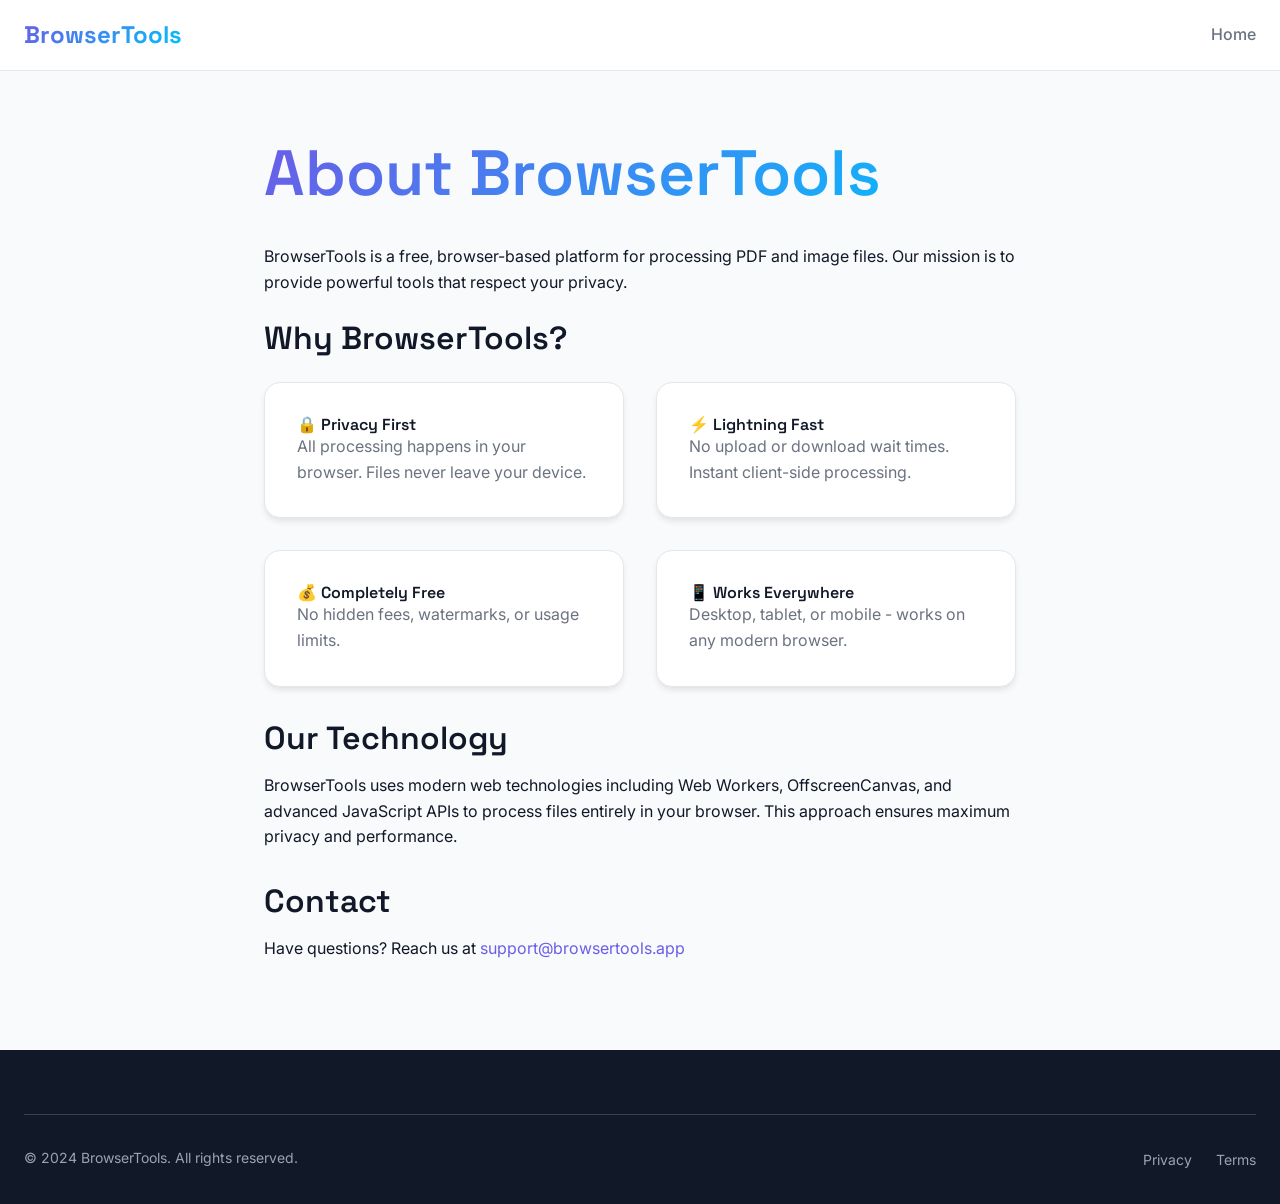
<file: about.html>
<!DOCTYPE html>
<html lang="en">
<head>
  <meta charset="UTF-8">
  <meta name="viewport" content="width=device-width, initial-scale=1.0">
  <meta name="description" content="About BrowserTools - Free browser-based PDF and image tools platform built for privacy and performance.">
  <title>About Us | BrowserTools</title>
  <link rel="stylesheet" href="/css/styles.css">
</head>
<body>
  <nav class="navbar">
    <div class="container navbar-content">
      <a href="/" class="logo">BrowserTools</a>
      <ul class="nav-links"><li><a href="/">Home</a></li></ul>
    </div>
  </nav>

  <section class="section">
    <div class="container" style="max-width:800px;">
      <h1 class="mb-4 text-gradient">About BrowserTools</h1>
      
      <p class="mb-3">BrowserTools is a free, browser-based platform for processing PDF and image files. Our mission is to provide powerful tools that respect your privacy.</p>
      
      <h3 class="mt-3 mb-2">Why BrowserTools?</h3>
      <div class="grid grid-2 mt-3">
        <div class="card">
          <h4>🔒 Privacy First</h4>
          <p style="color:var(--text-secondary)">All processing happens in your browser. Files never leave your device.</p>
        </div>
        <div class="card">
          <h4>⚡ Lightning Fast</h4>
          <p style="color:var(--text-secondary)">No upload or download wait times. Instant client-side processing.</p>
        </div>
        <div class="card">
          <h4>💰 Completely Free</h4>
          <p style="color:var(--text-secondary)">No hidden fees, watermarks, or usage limits.</p>
        </div>
        <div class="card">
          <h4>📱 Works Everywhere</h4>
          <p style="color:var(--text-secondary)">Desktop, tablet, or mobile - works on any modern browser.</p>
        </div>
      </div>
      
      <h3 class="mt-4 mb-2">Our Technology</h3>
      <p class="mb-3">BrowserTools uses modern web technologies including Web Workers, OffscreenCanvas, and advanced JavaScript APIs to process files entirely in your browser. This approach ensures maximum privacy and performance.</p>
      
      <h3 class="mt-4 mb-2">Contact</h3>
      <p class="mb-3">Have questions? Reach us at <a href="mailto:support@browsertools.app">support@browsertools.app</a></p>
    </div>
  </section>

  <footer class="footer">
    <div class="container">
      <div class="footer-bottom">
        <p class="footer-copyright">© 2024 BrowserTools. All rights reserved.</p>
        <ul class="footer-legal">
          <li><a href="/legal/privacy-policy.html">Privacy</a></li>
          <li><a href="/legal/terms-of-service.html">Terms</a></li>
        </ul>
      </div>
    </div>
  </footer>
</body>
</html>
</file>
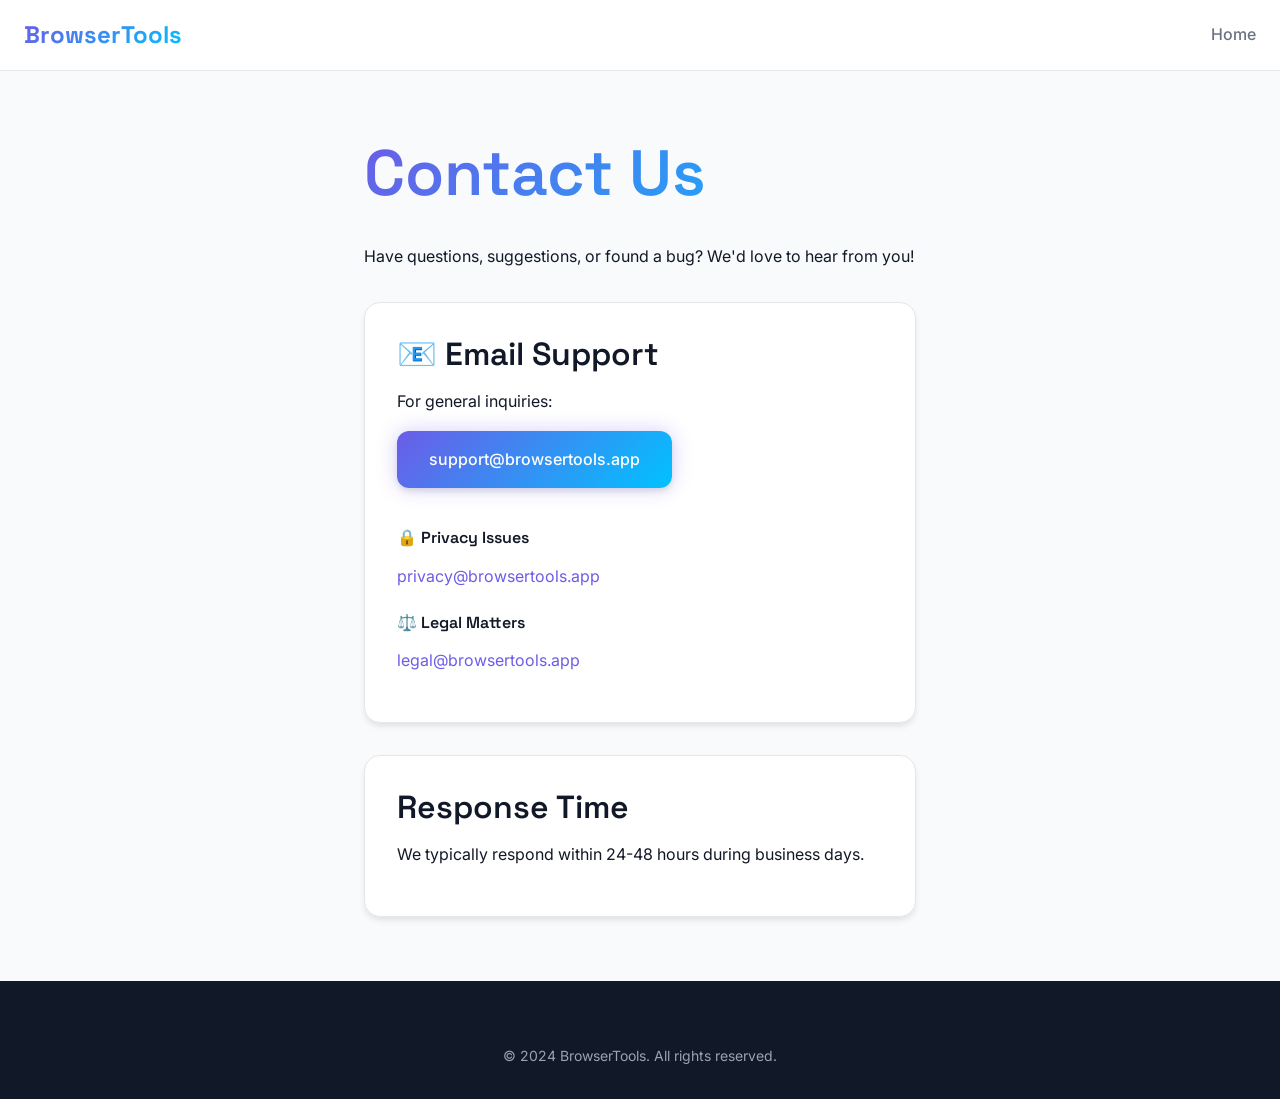
<file: contact.html>
<!DOCTYPE html>
<html lang="en">
<head>
  <meta charset="UTF-8">
  <meta name="viewport" content="width=device-width, initial-scale=1.0">
  <meta name="description" content="Contact BrowserTools support team for help with our free browser-based PDF and image tools.">
  <title>Contact Us | BrowserTools</title>
  <link rel="stylesheet" href="/css/styles.css">
</head>
<body>
  <nav class="navbar">
    <div class="container navbar-content">
      <a href="/" class="logo">BrowserTools</a>
      <ul class="nav-links"><li><a href="/">Home</a></li></ul>
    </div>
  </nav>

  <section class="section">
    <div class="container" style="max-width:600px;">
      <h1 class="mb-4 text-gradient">Contact Us</h1>
      
      <p class="mb-3">Have questions, suggestions, or found a bug? We'd love to hear from you!</p>
      
      <div class="card mt-4">
        <h3 class="mb-2">📧 Email Support</h3>
        <p class="mb-2">For general inquiries:</p>
        <a href="mailto:support@browsertools.app" class="btn btn-primary" style="display:inline-block;margin-bottom:1rem;">support@browsertools.app</a>
        
        <h4 class="mt-3 mb-2">🔒 Privacy Issues</h4>
        <p class="mb-2"><a href="mailto:privacy@browsertools.app">privacy@browsertools.app</a></p>
        
        <h4 class="mt-3 mb-2">⚖️ Legal Matters</h4>
        <p class="mb-2"><a href="mailto:legal@browsertools.app">legal@browsertools.app</a></p>
      </div>
      
      <div class="card mt-4">
        <h3 class="mb-2">Response Time</h3>
        <p class="mb-2">We typically respond within 24-48 hours during business days.</p>
      </div>
    </div>
  </section>

  <footer class="footer">
    <div class="container">
      <p class="footer-copyright text-center">© 2024 BrowserTools. All rights reserved.</p>
    </div>
  </footer>
</body>
</html>
</file>
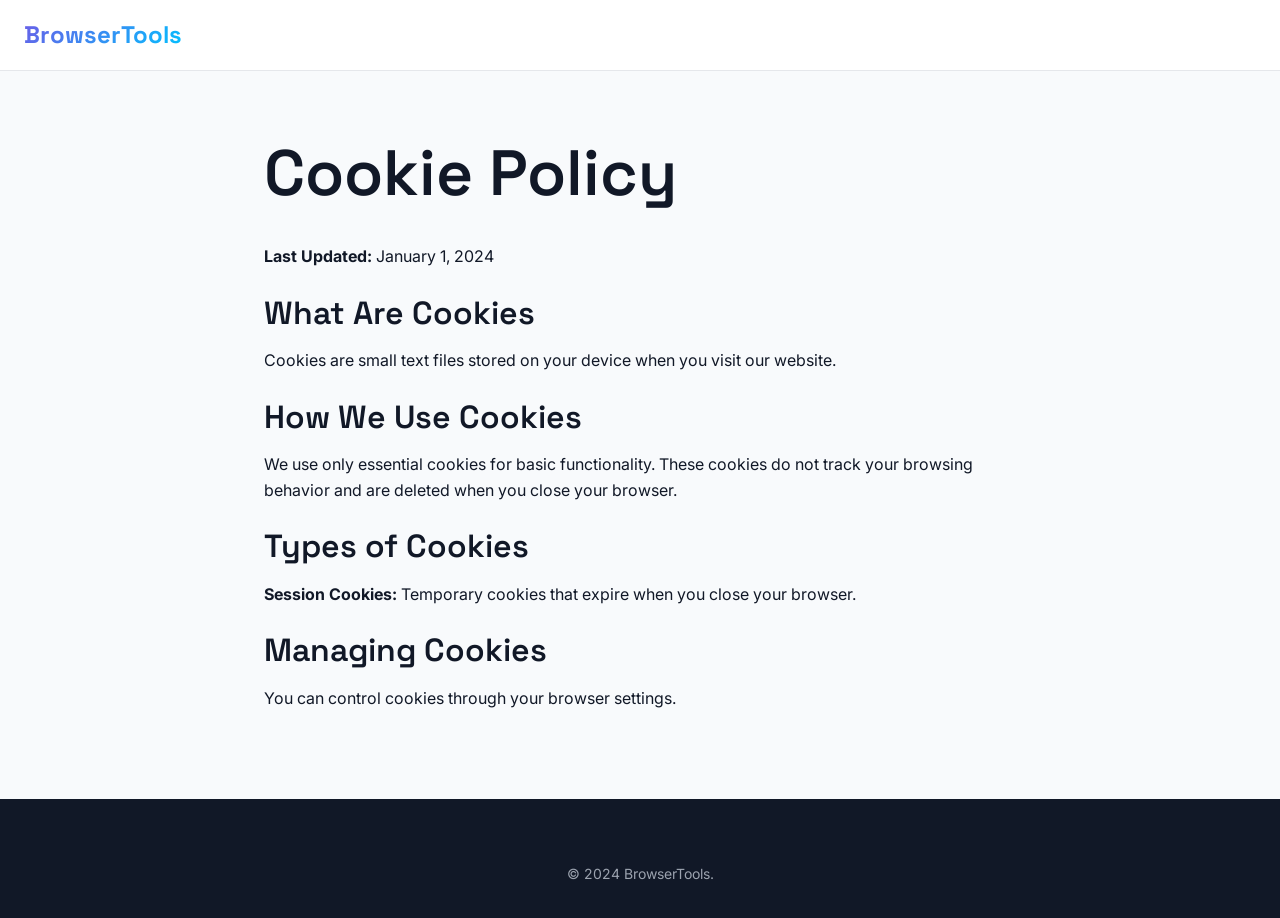
<file: legal/cookie-policy.html>
<!DOCTYPE html>
<html lang="en">
<head>
  <meta charset="UTF-8">
  <meta name="viewport" content="width=device-width, initial-scale=1.0">
  <title>Cookie Policy | BrowserTools</title>
  <link rel="stylesheet" href="/css/styles.css">
</head>
<body>
  <nav class="navbar"><div class="container navbar-content"><a href="/" class="logo">BrowserTools</a></div></nav>
  <section class="section"><div class="container" style="max-width:800px;">
    <h1 class="mb-4">Cookie Policy</h1>
    <p class="mb-3"><strong>Last Updated:</strong> January 1, 2024</p>
    <h3 class="mt-3 mb-2">What Are Cookies</h3>
    <p class="mb-3">Cookies are small text files stored on your device when you visit our website.</p>
    <h3 class="mt-3 mb-2">How We Use Cookies</h3>
    <p class="mb-3">We use only essential cookies for basic functionality. These cookies do not track your browsing behavior and are deleted when you close your browser.</p>
    <h3 class="mt-3 mb-2">Types of Cookies</h3>
    <p class="mb-3"><strong>Session Cookies:</strong> Temporary cookies that expire when you close your browser.</p>
    <h3 class="mt-3 mb-2">Managing Cookies</h3>
    <p class="mb-3">You can control cookies through your browser settings.</p>
  </div></section>
  <footer class="footer"><div class="container"><p class="footer-copyright text-center">© 2024 BrowserTools.</p></div></footer>
</body>
</html>
</file>
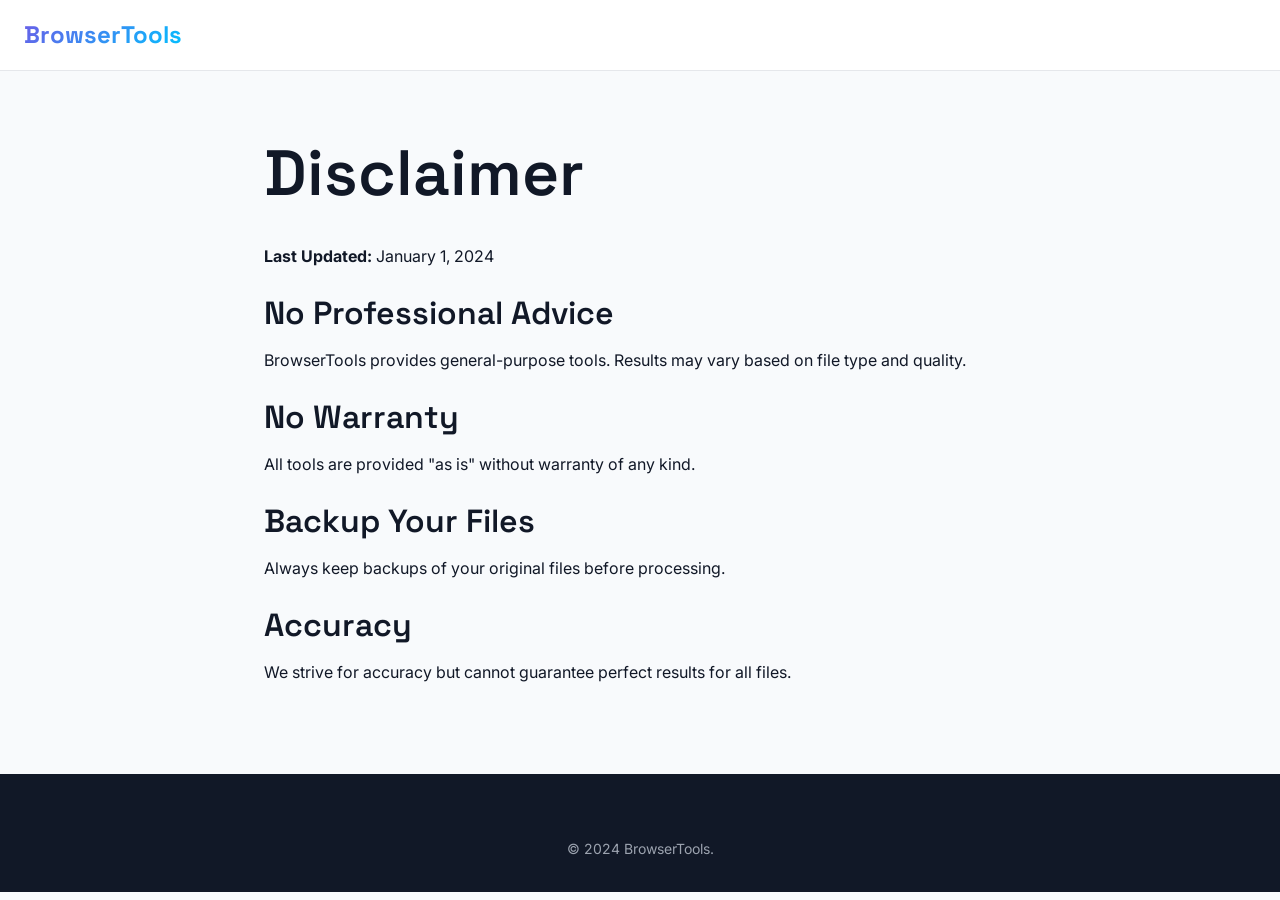
<file: legal/disclaimer.html>
<!DOCTYPE html>
<html lang="en">
<head>
  <meta charset="UTF-8">
  <meta name="viewport" content="width=device-width, initial-scale=1.0">
  <title>Disclaimer | BrowserTools</title>
  <link rel="stylesheet" href="/css/styles.css">
</head>
<body>
  <nav class="navbar"><div class="container navbar-content"><a href="/" class="logo">BrowserTools</a></div></nav>
  <section class="section"><div class="container" style="max-width:800px;">
    <h1 class="mb-4">Disclaimer</h1>
    <p class="mb-3"><strong>Last Updated:</strong> January 1, 2024</p>
    <h3 class="mt-3 mb-2">No Professional Advice</h3>
    <p class="mb-3">BrowserTools provides general-purpose tools. Results may vary based on file type and quality.</p>
    <h3 class="mt-3 mb-2">No Warranty</h3>
    <p class="mb-3">All tools are provided "as is" without warranty of any kind.</p>
    <h3 class="mt-3 mb-2">Backup Your Files</h3>
    <p class="mb-3">Always keep backups of your original files before processing.</p>
    <h3 class="mt-3 mb-2">Accuracy</h3>
    <p class="mb-3">We strive for accuracy but cannot guarantee perfect results for all files.</p>
  </div></section>
  <footer class="footer"><div class="container"><p class="footer-copyright text-center">© 2024 BrowserTools.</p></div></footer>
</body>
</html>
</file>
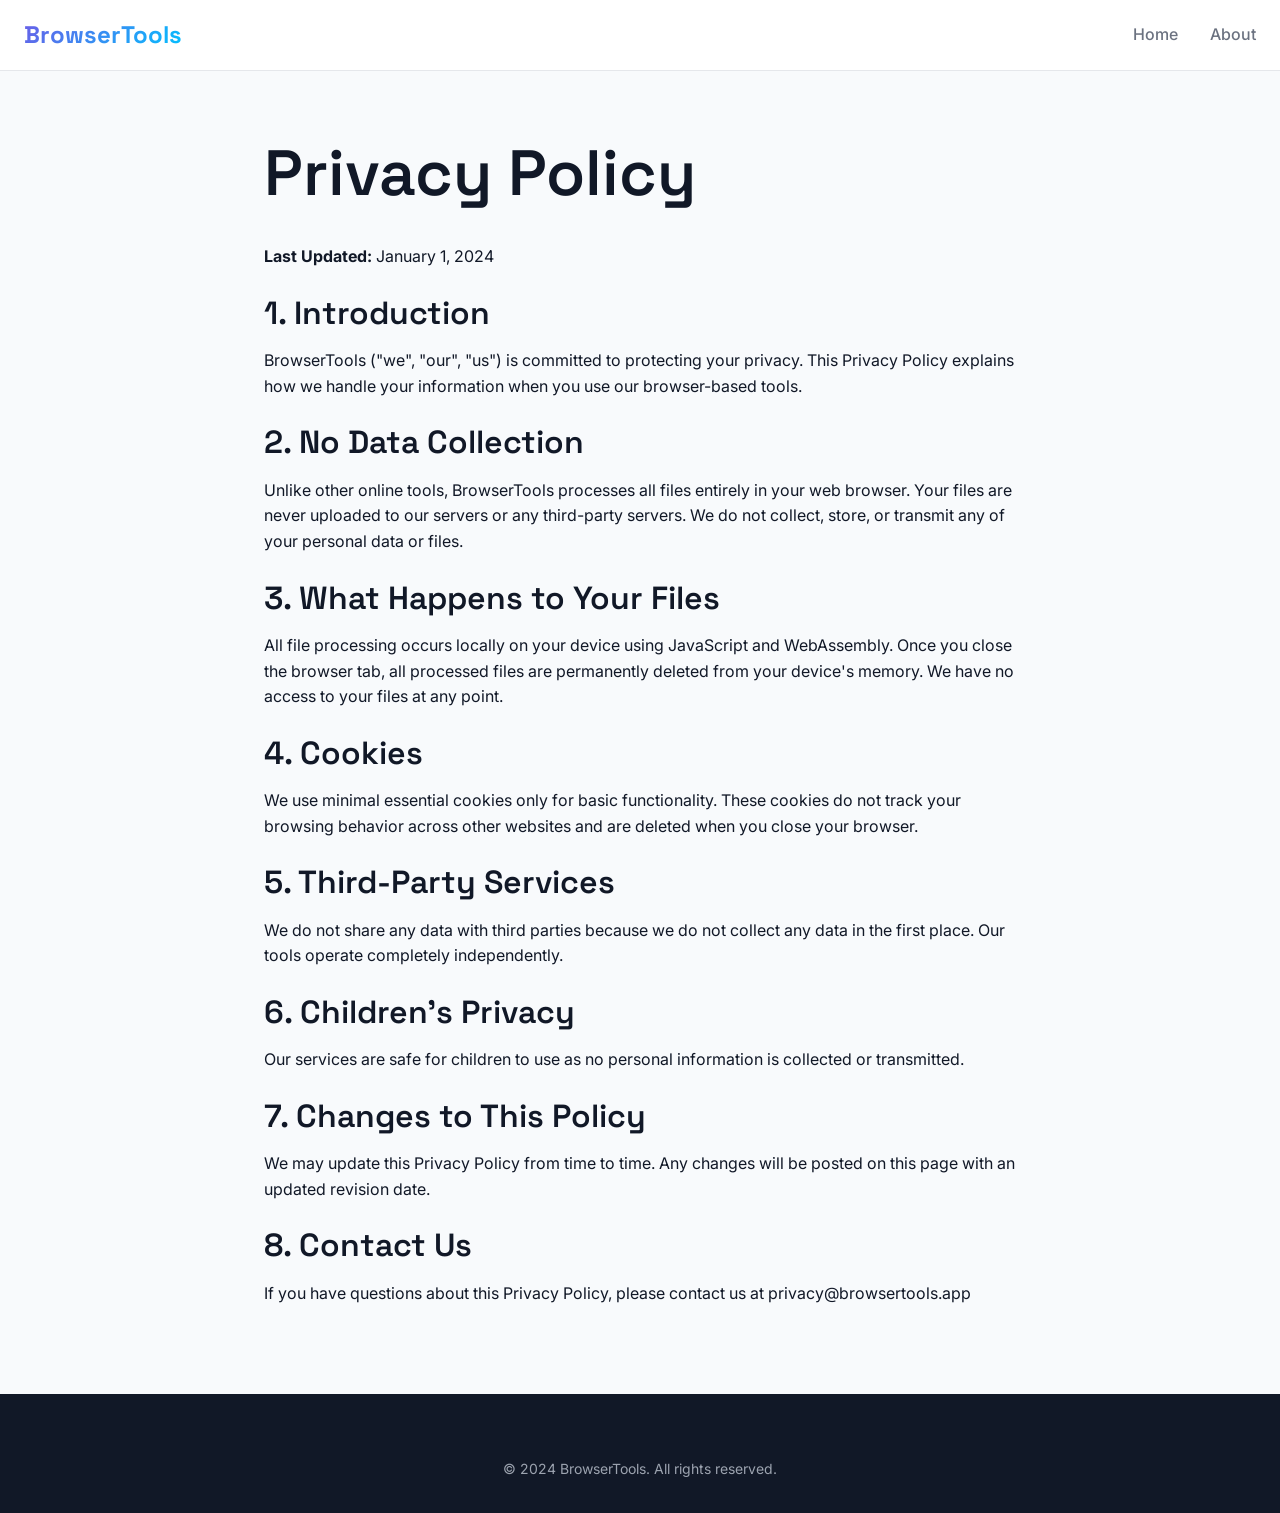
<file: legal/privacy-policy.html>
<!DOCTYPE html>
<html lang="en">
<head>
  <meta charset="UTF-8">
  <meta name="viewport" content="width=device-width, initial-scale=1.0">
  <title>Privacy Policy | BrowserTools</title>
  <link rel="stylesheet" href="/css/styles.css">
</head>
<body>
  <nav class="navbar">
    <div class="container navbar-content">
      <a href="/" class="logo">BrowserTools</a>
      <ul class="nav-links">
        <li><a href="/">Home</a></li>
        <li><a href="/about.html">About</a></li>
      </ul>
    </div>
  </nav>

  <section class="section">
    <div class="container" style="max-width:800px;">
      <h1 class="mb-4">Privacy Policy</h1>
      
      <p class="mb-3"><strong>Last Updated:</strong> January 1, 2024</p>
      
      <h3 class="mt-3 mb-2">1. Introduction</h3>
      <p class="mb-3">BrowserTools ("we", "our", "us") is committed to protecting your privacy. This Privacy Policy explains how we handle your information when you use our browser-based tools.</p>
      
      <h3 class="mt-3 mb-2">2. No Data Collection</h3>
      <p class="mb-3">Unlike other online tools, BrowserTools processes all files entirely in your web browser. Your files are never uploaded to our servers or any third-party servers. We do not collect, store, or transmit any of your personal data or files.</p>
      
      <h3 class="mt-3 mb-2">3. What Happens to Your Files</h3>
      <p class="mb-3">All file processing occurs locally on your device using JavaScript and WebAssembly. Once you close the browser tab, all processed files are permanently deleted from your device's memory. We have no access to your files at any point.</p>
      
      <h3 class="mt-3 mb-2">4. Cookies</h3>
      <p class="mb-3">We use minimal essential cookies only for basic functionality. These cookies do not track your browsing behavior across other websites and are deleted when you close your browser.</p>
      
      <h3 class="mt-3 mb-2">5. Third-Party Services</h3>
      <p class="mb-3">We do not share any data with third parties because we do not collect any data in the first place. Our tools operate completely independently.</p>
      
      <h3 class="mt-3 mb-2">6. Children's Privacy</h3>
      <p class="mb-3">Our services are safe for children to use as no personal information is collected or transmitted.</p>
      
      <h3 class="mt-3 mb-2">7. Changes to This Policy</h3>
      <p class="mb-3">We may update this Privacy Policy from time to time. Any changes will be posted on this page with an updated revision date.</p>
      
      <h3 class="mt-3 mb-2">8. Contact Us</h3>
      <p class="mb-3">If you have questions about this Privacy Policy, please contact us at privacy@browsertools.app</p>
    </div>
  </section>

  <footer class="footer">
    <div class="container">
      <p class="footer-copyright text-center">© 2024 BrowserTools. All rights reserved.</p>
    </div>
  </footer>
</body>
</html>
</file>
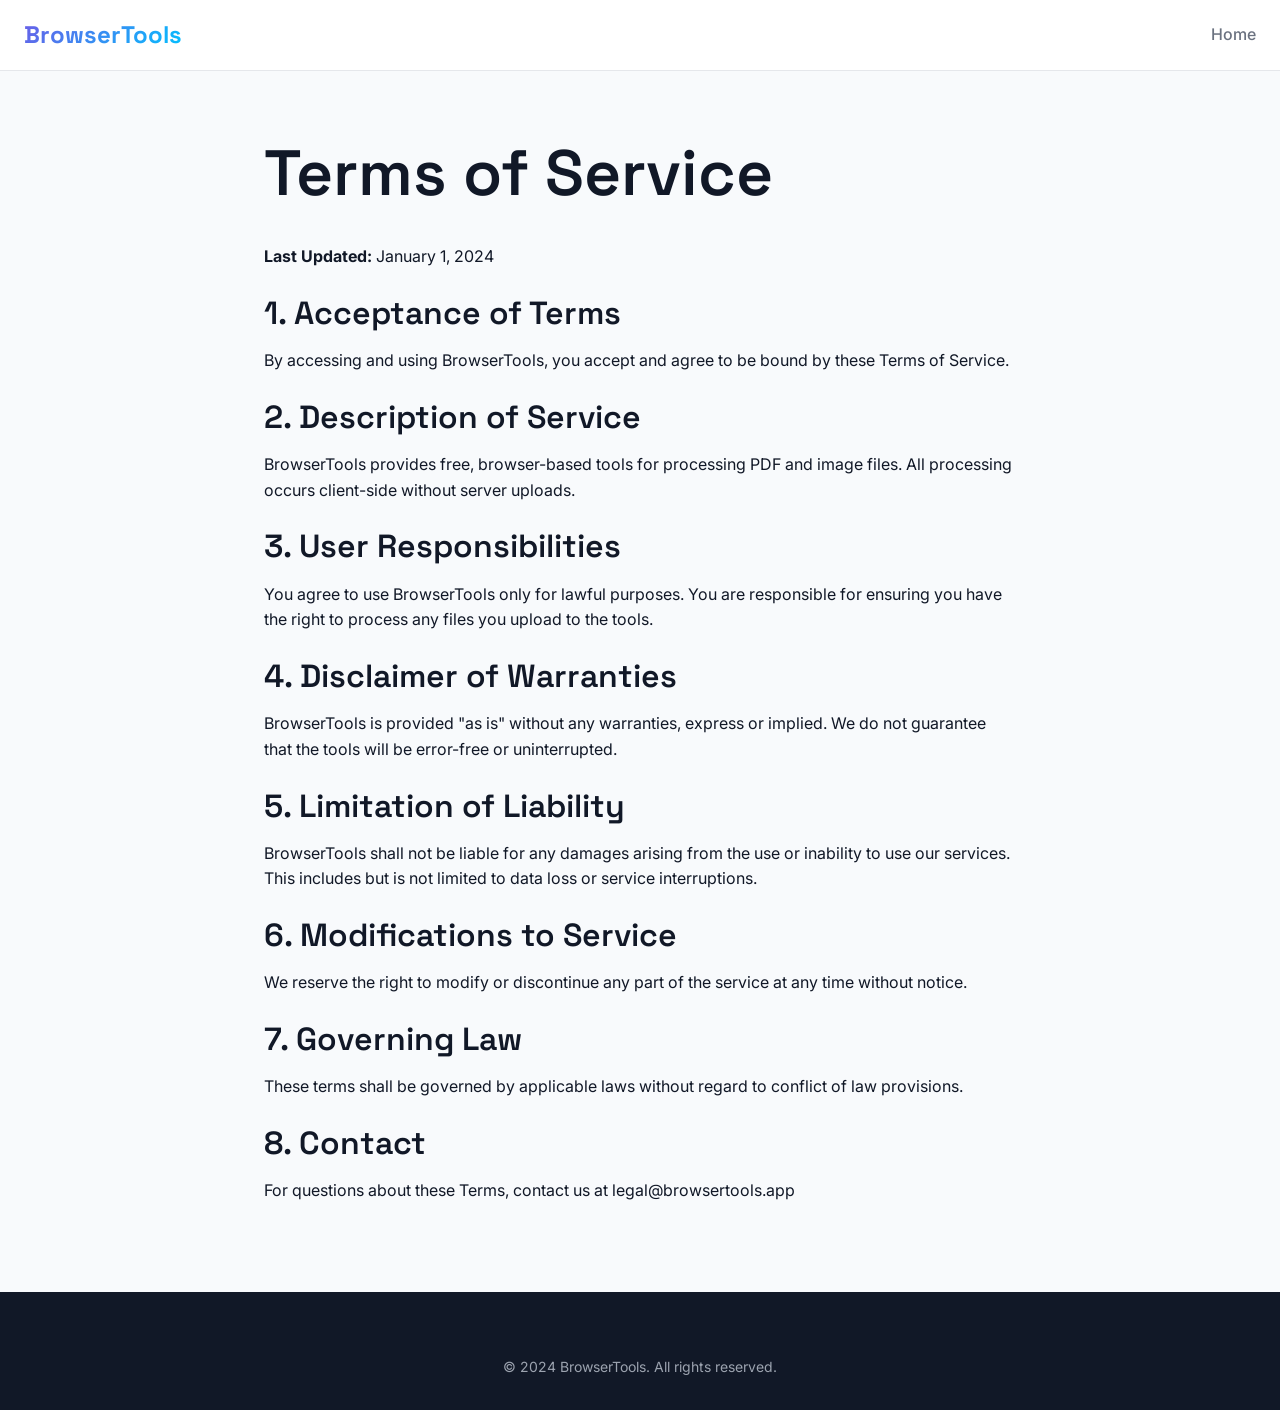
<file: legal/terms-of-service.html>
<!DOCTYPE html>
<html lang="en">
<head>
  <meta charset="UTF-8">
  <meta name="viewport" content="width=device-width, initial-scale=1.0">
  <title>Terms of Service | BrowserTools</title>
  <link rel="stylesheet" href="/css/styles.css">
</head>
<body>
  <nav class="navbar">
    <div class="container navbar-content">
      <a href="/" class="logo">BrowserTools</a>
      <ul class="nav-links">
        <li><a href="/">Home</a></li>
      </ul>
    </div>
  </nav>

  <section class="section">
    <div class="container" style="max-width:800px;">
      <h1 class="mb-4">Terms of Service</h1>
      
      <p class="mb-3"><strong>Last Updated:</strong> January 1, 2024</p>
      
      <h3 class="mt-3 mb-2">1. Acceptance of Terms</h3>
      <p class="mb-3">By accessing and using BrowserTools, you accept and agree to be bound by these Terms of Service.</p>
      
      <h3 class="mt-3 mb-2">2. Description of Service</h3>
      <p class="mb-3">BrowserTools provides free, browser-based tools for processing PDF and image files. All processing occurs client-side without server uploads.</p>
      
      <h3 class="mt-3 mb-2">3. User Responsibilities</h3>
      <p class="mb-3">You agree to use BrowserTools only for lawful purposes. You are responsible for ensuring you have the right to process any files you upload to the tools.</p>
      
      <h3 class="mt-3 mb-2">4. Disclaimer of Warranties</h3>
      <p class="mb-3">BrowserTools is provided "as is" without any warranties, express or implied. We do not guarantee that the tools will be error-free or uninterrupted.</p>
      
      <h3 class="mt-3 mb-2">5. Limitation of Liability</h3>
      <p class="mb-3">BrowserTools shall not be liable for any damages arising from the use or inability to use our services. This includes but is not limited to data loss or service interruptions.</p>
      
      <h3 class="mt-3 mb-2">6. Modifications to Service</h3>
      <p class="mb-3">We reserve the right to modify or discontinue any part of the service at any time without notice.</p>
      
      <h3 class="mt-3 mb-2">7. Governing Law</h3>
      <p class="mb-3">These terms shall be governed by applicable laws without regard to conflict of law provisions.</p>
      
      <h3 class="mt-3 mb-2">8. Contact</h3>
      <p class="mb-3">For questions about these Terms, contact us at legal@browsertools.app</p>
    </div>
  </section>

  <footer class="footer">
    <div class="container">
      <p class="footer-copyright text-center">© 2024 BrowserTools. All rights reserved.</p>
    </div>
  </footer>
</body>
</html>
</file>
<file: css/styles.css>
/* ============================================
   PREMIUM SAAS DESIGN SYSTEM
   Canva + Sejda + Modern AI SaaS Style
   ============================================ */

@import url('https://fonts.googleapis.com/css2?family=Space+Grotesk:wght@300;400;500;600;700&family=Inter:wght@300;400;500;600;700&display=swap');

:root {
  --primary: #6C5CE7;
  --primary-dark: #5b4cdb;
  --secondary: #00C2FF;
  --accent: #FF6B6B;
  --background: #F8FAFC;
  --background-dark: #111827;
  --surface: #FFFFFF;
  --text-primary: #111827;
  --text-secondary: #6B7280;
  --text-light: #9CA3AF;
  --border: #E5E7EB;
  --border-dark: #374151;
  --gradient-primary: linear-gradient(135deg, #6C5CE7 0%, #00C2FF 100%);
  --shadow-md: 0 4px 6px -1px rgba(0, 0, 0, 0.1);
  --shadow-lg: 0 10px 15px -3px rgba(0, 0, 0, 0.1);
  --shadow-xl: 0 20px 25px -5px rgba(0, 0, 0, 0.1);
  --shadow-glow: 0 0 40px rgba(108, 92, 231, 0.3);
  --radius-lg: 0.75rem;
  --radius-xl: 1rem;
  --radius-2xl: 1.5rem;
  --radius-full: 9999px;
  --space-md: 1rem;
  --space-lg: 1.5rem;
  --space-xl: 2rem;
  --space-2xl: 3rem;
  --space-3xl: 4rem;
  --z-sticky: 1020;
  --z-modal-backdrop: 1040;
  --z-toast: 1080;
}

* { margin: 0; padding: 0; box-sizing: border-box; }
html { scroll-behavior: smooth; -webkit-font-smoothing: antialiased; }
body { font-family: 'Inter', sans-serif; background: var(--background); color: var(--text-primary); line-height: 1.6; }
h1, h2, h3, h4, h5, h6 { font-family: 'Space Grotesk', sans-serif; font-weight: 600; line-height: 1.2; }
h1 { font-size: clamp(2.5rem, 5vw, 4rem); }
h2 { font-size: clamp(2rem, 4vw, 3rem); }
h3 { font-size: clamp(1.5rem, 3vw, 2rem); }
a { color: var(--primary); text-decoration: none; transition: color 0.2s ease; }
a:hover { color: var(--primary-dark); }

/* Buttons */
.btn { display: inline-flex; align-items: center; justify-content: center; gap: 0.5rem; padding: 1rem 2rem; font-family: 'Inter', sans-serif; font-size: 1rem; font-weight: 500; border-radius: var(--radius-lg); border: none; cursor: pointer; transition: all 0.25s ease; text-decoration: none; }
.btn-primary { background: var(--gradient-primary); color: white; box-shadow: var(--shadow-md), 0 0 20px rgba(108, 92, 231, 0.3); }
.btn-primary:hover { transform: translateY(-2px); box-shadow: var(--shadow-lg), 0 0 30px rgba(108, 92, 231, 0.4); color: white; }
.btn-secondary { background: var(--surface); color: var(--text-primary); border: 2px solid var(--border); }
.btn-secondary:hover { border-color: var(--primary); color: var(--primary); transform: translateY(-2px); }
.btn-lg { padding: 1.5rem 3rem; font-size: 1.125rem; }

/* Cards */
.card { background: var(--surface); border-radius: var(--radius-xl); padding: var(--space-xl); box-shadow: var(--shadow-md); transition: all 0.25s ease; border: 1px solid var(--border); }
.card:hover { transform: translateY(-4px); box-shadow: var(--shadow-xl); }
.card-glass { background: rgba(255, 255, 255, 0.8); backdrop-filter: blur(20px); border: 1px solid rgba(255, 255, 255, 0.3); }

/* Upload Area */
.upload-area { position: relative; background: var(--surface); border: 3px dashed var(--border); border-radius: var(--radius-2xl); padding: var(--space-3xl); text-align: center; transition: all 0.25s ease; cursor: pointer; }
.upload-area:hover, .upload-area.drag-over { border-color: var(--primary); transform: scale(1.02); box-shadow: var(--shadow-glow); }
.upload-icon { width: 100px; height: 100px; margin: 0 auto 1.5rem; background: var(--gradient-primary); border-radius: var(--radius-full); display: flex; align-items: center; justify-content: center; font-size: 3rem; color: white; box-shadow: var(--shadow-lg); animation: float 3s ease-in-out infinite; }
@keyframes float { 0%, 100% { transform: translateY(0); } 50% { transform: translateY(-10px); } }
.upload-text { font-size: 1.25rem; font-weight: 600; margin-bottom: 0.5rem; }
.upload-subtext { color: var(--text-secondary); }

/* Navigation */
.navbar { position: sticky; top: 0; z-index: var(--z-sticky); background: rgba(255, 255, 255, 0.9); backdrop-filter: blur(20px); border-bottom: 1px solid var(--border); padding: 1rem 0; }
.navbar-content { display: flex; align-items: center; justify-content: space-between; }
.logo { font-family: 'Space Grotesk', sans-serif; font-size: 1.5rem; font-weight: 700; background: var(--gradient-primary); -webkit-background-clip: text; -webkit-text-fill-color: transparent; background-clip: text; }
.nav-links { display: flex; gap: 2rem; list-style: none; }
.nav-links a { color: var(--text-secondary); font-weight: 500; }
.nav-links a:hover { color: var(--primary); }

/* Footer */
.footer { background: var(--background-dark); color: white; padding: var(--space-3xl) 0 var(--space-xl); }
.footer-grid { display: grid; grid-template-columns: 2fr repeat(3, 1fr); gap: var(--space-2xl); margin-bottom: var(--space-2xl); }
@media (max-width: 768px) { .footer-grid { grid-template-columns: 1fr; } }
.footer-logo { font-family: 'Space Grotesk', sans-serif; font-size: 1.5rem; font-weight: 700; margin-bottom: 1rem; background: var(--gradient-primary); -webkit-background-clip: text; -webkit-text-fill-color: transparent; }
.footer-desc { color: var(--text-light); line-height: 1.7; }
.footer-title { font-size: 1rem; font-weight: 600; margin-bottom: 1.5rem; }
.footer-links { list-style: none; }
.footer-links li { margin-bottom: 0.5rem; }
.footer-links a { color: var(--text-light); }
.footer-links a:hover { color: var(--secondary); }
.footer-bottom { border-top: 1px solid var(--border-dark); padding-top: var(--space-xl); display: flex; justify-content: space-between; flex-wrap: wrap; gap: 1rem; }
.footer-copyright { color: var(--text-light); font-size: 0.875rem; }
.footer-legal { display: flex; gap: 1.5rem; list-style: none; }
.footer-legal a { color: var(--text-light); font-size: 0.875rem; }

/* Grid System */
.container { max-width: 1280px; margin: 0 auto; padding: 0 1.5rem; }
.grid { display: grid; gap: 2rem; }
.grid-2 { grid-template-columns: repeat(2, 1fr); }
.grid-3 { grid-template-columns: repeat(3, 1fr); }
.grid-4 { grid-template-columns: repeat(4, 1fr); }
@media (max-width: 1024px) { .grid-4 { grid-template-columns: repeat(2, 1fr); } }
@media (max-width: 768px) { .grid-2, .grid-3, .grid-4 { grid-template-columns: 1fr; } .container { padding: 0 1rem; } }

/* Sections */
.section { padding: var(--space-3xl) 0; }
.section-header { text-align: center; max-width: 700px; margin: 0 auto var(--space-2xl); }

/* Loaders */
.loader { width: 40px; height: 40px; border: 4px solid var(--border); border-top-color: var(--primary); border-radius: 50%; animation: spin 1s linear infinite; }
@keyframes spin { to { transform: rotate(360deg); } }
.progress-bar { width: 100%; height: 8px; background: var(--border); border-radius: var(--radius-full); overflow: hidden; }
.progress-fill { height: 100%; background: var(--gradient-primary); transition: width 0.25s ease; }

/* Toast Notifications */
.toast-container { position: fixed; bottom: 2rem; right: 2rem; z-index: var(--z-toast); }
.toast { background: var(--surface); border-radius: var(--radius-lg); padding: 1rem 1.5rem; box-shadow: var(--shadow-xl); display: flex; align-items: center; gap: 1rem; min-width: 300px; margin-top: 0.5rem; border-left: 4px solid var(--primary); animation: slideIn 0.3s ease; }
@keyframes slideIn { from { transform: translateX(100%); opacity: 0; } to { transform: translateX(0); opacity: 1; } }
.toast-success { border-left-color: #10B981; }
.toast-error { border-left-color: var(--accent); }

/* FAQ */
.faq-item { border-bottom: 1px solid var(--border); padding: 1.5rem 0; }
.faq-question { display: flex; justify-content: space-between; align-items: center; cursor: pointer; font-weight: 600; font-size: 1.125rem; }
.faq-answer { max-height: 0; overflow: hidden; transition: max-height 0.3s ease; color: var(--text-secondary); margin-top: 0.5rem; }
.faq-item.active .faq-answer { max-height: 200px; }

/* Utilities */
.text-center { text-align: center; }
.text-gradient { background: var(--gradient-primary); -webkit-background-clip: text; -webkit-text-fill-color: transparent; }
.hidden { display: none; }
.flex { display: flex; }
.items-center { align-items: center; }
.justify-center { justify-content: center; }
.mb-2 { margin-bottom: 1rem; }
.mb-3 { margin-bottom: 1.5rem; }
.mb-4 { margin-bottom: 2rem; }
.mt-2 { margin-top: 1rem; }
.mt-3 { margin-top: 1.5rem; }
.mt-4 { margin-top: 2rem; }

/* Dark Mode */
@media (prefers-color-scheme: dark) {
  :root { --background: #0F172A; --surface: #1E293B; --text-primary: #F1F5F9; --text-secondary: #94A3B8; --text-light: #64748B; --border: #334155; }
  .navbar { background: rgba(15, 23, 42, 0.9); }
}
</file>
